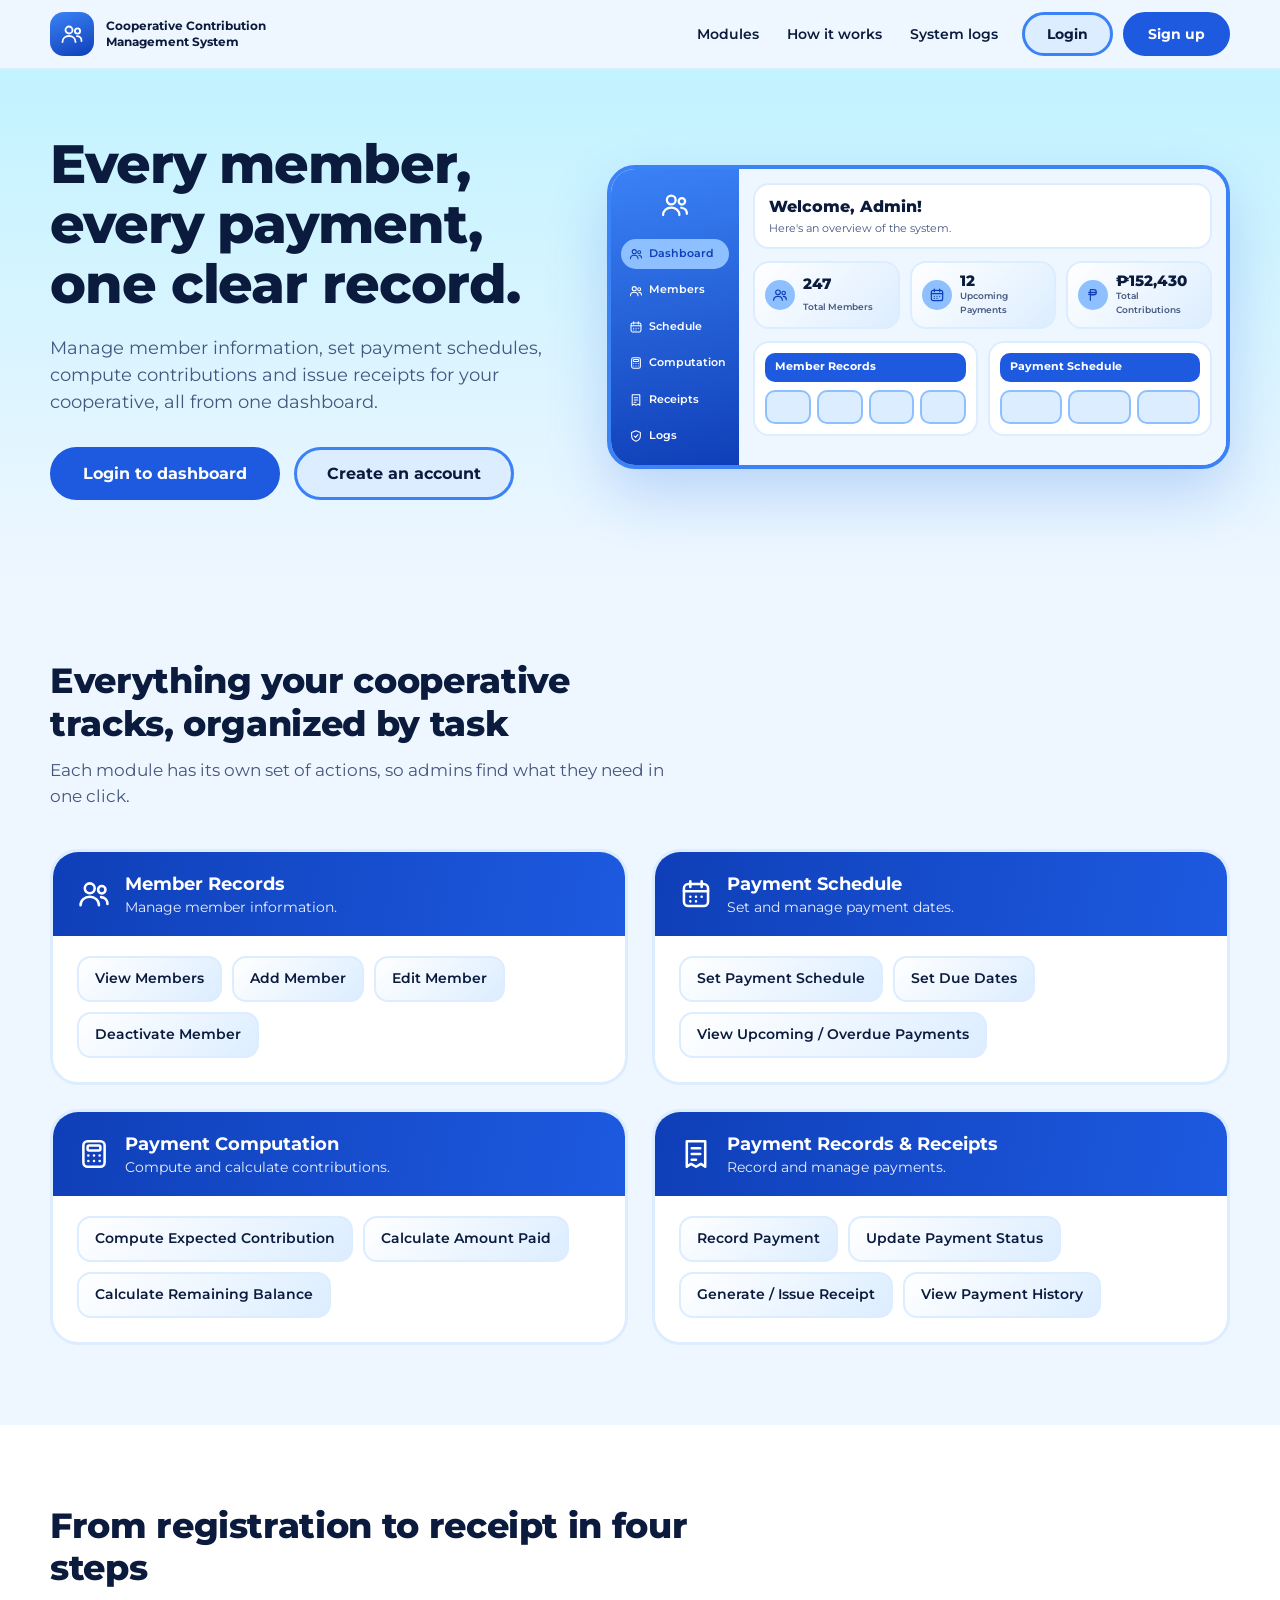
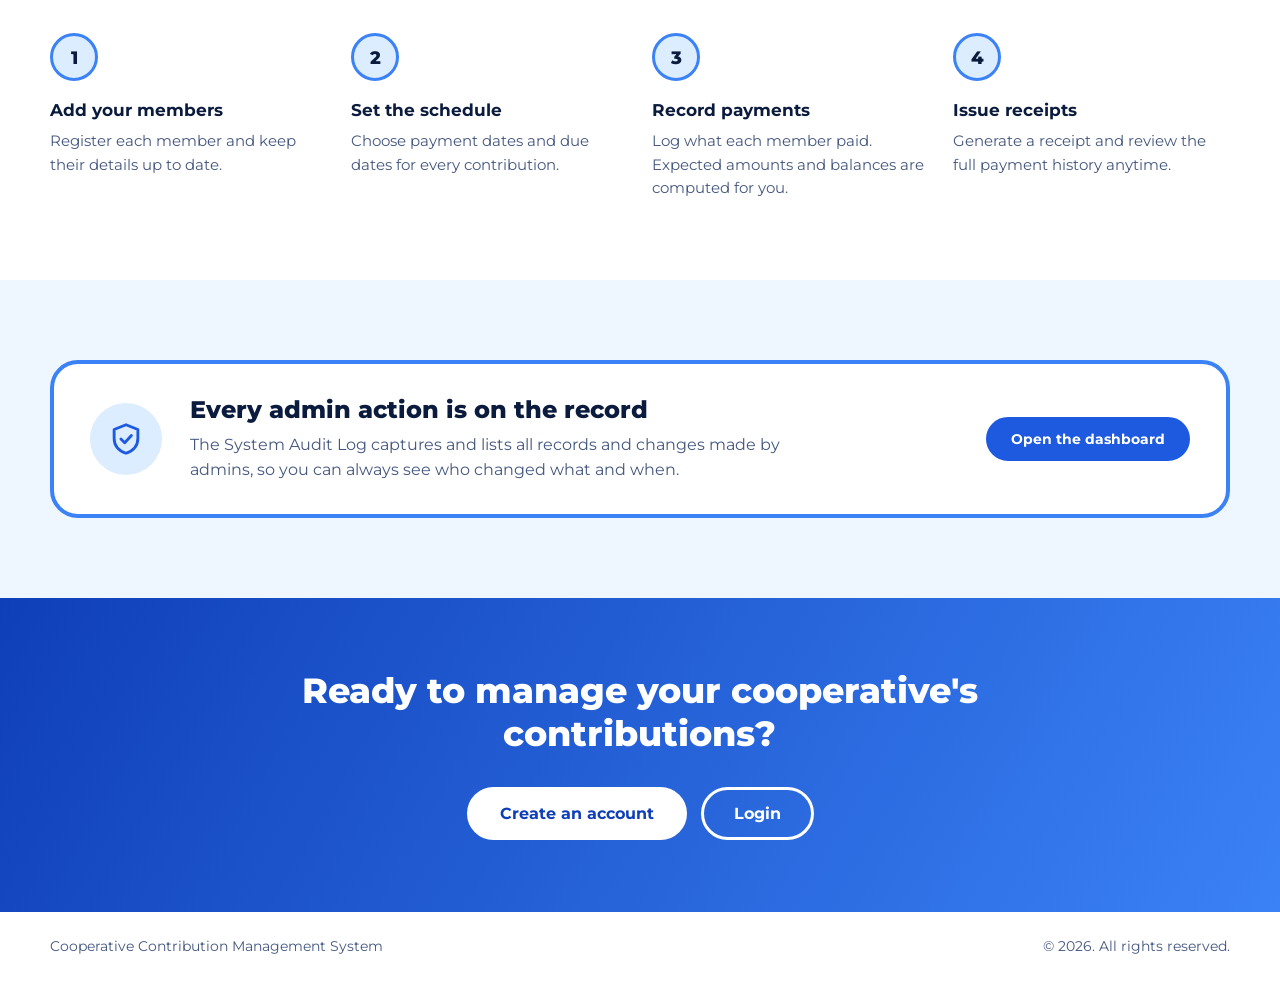
<file: index.html>
<!DOCTYPE html>
<html lang="en">
<head>
  <meta charset="UTF-8">
  <meta name="viewport" content="width=device-width, initial-scale=1">
  <title>Cooperative Contribution Management System</title>
  <meta name="description" content="Manage members, payment schedules, contributions and receipts for your cooperative in one place.">
  <link rel="stylesheet" href="landing.css">
</head>
<body>

  <!-- Icon sprite -->
  <svg width="0" height="0" style="position:absolute" aria-hidden="true">
    <defs>
      <symbol id="i-users" viewBox="0 0 24 24"><circle cx="9" cy="8" r="3.5"/><path d="M2.5 20c0-3.6 2.9-6 6.5-6s6.5 2.4 6.5 6"/><circle cx="17.5" cy="9" r="2.6"/><path d="M17 14.2c2.6.2 4.5 2 4.5 4.8"/></symbol>
      <symbol id="i-calendar" viewBox="0 0 24 24"><rect x="3.5" y="5" width="17" height="15.5" rx="3"/><path d="M3.5 10h17M8 3v4M16 3v4"/><path d="M8 14h.01M12 14h.01M16 14h.01M8 17.2h.01M12 17.2h.01"/></symbol>
      <symbol id="i-calc" viewBox="0 0 24 24"><rect x="4.5" y="3" width="15" height="18" rx="3"/><rect x="7.5" y="6" width="9" height="3.5" rx="1"/><path d="M8 13h.01M12 13h.01M16 13h.01M8 17h.01M12 17h.01M16 17h.01"/></symbol>
      <symbol id="i-receipt" viewBox="0 0 24 24"><path d="M5.5 3h13v18l-3-2-3.5 2-3.5-2-3 2z"/><path d="M9 8h6M9 12h6M9 16h3"/></symbol>
      <symbol id="i-shield" viewBox="0 0 24 24"><path d="M12 3 4.5 6v5.5c0 4.6 3.1 8 7.5 9.5 4.4-1.5 7.5-4.9 7.5-9.5V6z"/><path d="m8.8 12 2.4 2.4 4.2-4.6"/></symbol>
      <symbol id="i-peso" viewBox="0 0 24 24"><path d="M8 20V4h5a4 4 0 0 1 0 8H8M5.5 8h10M5.5 11h10"/></symbol>
      <symbol id="i-arrow" viewBox="0 0 24 24"><path d="M5 12h14M13 6l6 6-6 6"/></symbol>
    </defs>
  </svg>

  <header class="site-header">
    <div class="wrap bar">
      <a href="index.html" class="brand" aria-label="Cooperative Contribution Management System home">
        <span class="brand-mark"><svg class="ic"><use href="#i-users"/></svg></span>
        <span class="brand-text">Cooperative Contribution<br>Management System</span>
      </a>
      <nav class="nav" aria-label="Main">
        <a href="#modules">Modules</a>
        <a href="#how">How it works</a>
        <a href="#audit">System logs</a>
      </nav>
      <div class="bar-actions">
        <a href="../COOPERATIVE-CONTRIBUTION-MANAGEMENT-SYSTEM/login&signup/login.html" class="btn btn-ghost">Login</a>
        <a href="../COOPERATIVE-CONTRIBUTION-MANAGEMENT-SYSTEM/login&signup/signup.html" class="btn btn-solid">Sign up</a>
      </div>
    </div>
  </header>

  <main>
    <!-- Hero -->
    <section class="hero">
      <div class="wrap hero-grid">
        <div class="hero-copy">
          <h1>Every member, every payment, one clear record.</h1>
          <p class="lead">Manage member information, set payment schedules, compute contributions and issue receipts for your cooperative, all from one dashboard.</p>
          <div class="cta">
            <a href="../COOPERATIVE-CONTRIBUTION-MANAGEMENT-SYSTEM/login&signup/login.html" class="btn btn-solid btn-lg">Login to dashboard</a>
            <a href="../COOPERATIVE-CONTRIBUTION-MANAGEMENT-SYSTEM/login&signup/signup.html" class="btn btn-outline btn-lg">Create an account</a>
          </div>
        </div>

        <!-- Dashboard preview -->
        <div class="preview" role="img" aria-label="Preview of the admin dashboard showing 247 total members, 12 upcoming payments and 152,430 pesos in total contributions">
          <aside class="pv-side" aria-hidden="true">
            <span class="pv-logo"><svg class="ic"><use href="#i-users"/></svg></span>
            <span class="pv-item active"><svg class="ic"><use href="#i-users"/></svg>Dashboard</span>
            <span class="pv-item"><svg class="ic"><use href="#i-users"/></svg>Members</span>
            <span class="pv-item"><svg class="ic"><use href="#i-calendar"/></svg>Schedule</span>
            <span class="pv-item"><svg class="ic"><use href="#i-calc"/></svg>Computation</span>
            <span class="pv-item"><svg class="ic"><use href="#i-receipt"/></svg>Receipts</span>
            <span class="pv-item"><svg class="ic"><use href="#i-shield"/></svg>Logs</span>
          </aside>
          <div class="pv-main" aria-hidden="true">
            <div class="pv-welcome">
              <strong>Welcome, Admin!</strong>
              <span>Here's an overview of the system.</span>
            </div>
            <div class="pv-stats">
              <div class="pv-stat"><span class="dot"><svg class="ic"><use href="#i-users"/></svg></span><b>247</b><small>Total Members</small></div>
              <div class="pv-stat"><span class="dot"><svg class="ic"><use href="#i-calendar"/></svg></span><b>12</b><small>Upcoming Payments</small></div>
              <div class="pv-stat"><span class="dot"><svg class="ic"><use href="#i-peso"/></svg></span><b>₱152,430</b><small>Total Contributions</small></div>
            </div>
            <div class="pv-panels">
              <div class="pv-panel"><span class="pv-head">Member Records</span><span class="pv-chips"><i></i><i></i><i></i><i></i></span></div>
              <div class="pv-panel"><span class="pv-head">Payment Schedule</span><span class="pv-chips"><i></i><i></i><i></i></span></div>
            </div>
          </div>
        </div>
      </div>
    </section>

    <!-- Modules -->
    <section class="section" id="modules">
      <div class="wrap">
        <div class="section-head">
          <h2>Everything your cooperative tracks, organized by task</h2>
          <p>Each module has its own set of actions, so admins find what they need in one click.</p>
        </div>

        <div class="modules">
          <article class="module">
            <header class="module-head">
              <svg class="ic"><use href="#i-users"/></svg>
              <div><h3>Member Records</h3><p>Manage member information.</p></div>
            </header>
            <ul class="actions">
              <li>View Members</li>
              <li>Add Member</li>
              <li>Edit Member</li>
              <li>Deactivate Member</li>
            </ul>
          </article>

          <article class="module">
            <header class="module-head">
              <svg class="ic"><use href="#i-calendar"/></svg>
              <div><h3>Payment Schedule</h3><p>Set and manage payment dates.</p></div>
            </header>
            <ul class="actions">
              <li>Set Payment Schedule</li>
              <li>Set Due Dates</li>
              <li>View Upcoming / Overdue Payments</li>
            </ul>
          </article>

          <article class="module">
            <header class="module-head">
              <svg class="ic"><use href="#i-calc"/></svg>
              <div><h3>Payment Computation</h3><p>Compute and calculate contributions.</p></div>
            </header>
            <ul class="actions">
              <li>Compute Expected Contribution</li>
              <li>Calculate Amount Paid</li>
              <li>Calculate Remaining Balance</li>
            </ul>
          </article>

          <article class="module">
            <header class="module-head">
              <svg class="ic"><use href="#i-receipt"/></svg>
              <div><h3>Payment Records &amp; Receipts</h3><p>Record and manage payments.</p></div>
            </header>
            <ul class="actions">
              <li>Record Payment</li>
              <li>Update Payment Status</li>
              <li>Generate / Issue Receipt</li>
              <li>View Payment History</li>
            </ul>
          </article>
        </div>
      </div>
    </section>

    <!-- How it works -->
    <section class="section section-tint" id="how">
      <div class="wrap">
        <div class="section-head">
          <h2>From registration to receipt in four steps</h2>
        </div>
        <ol class="steps">
          <li>
            <span class="step-num">1</span>
            <h3>Add your members</h3>
            <p>Register each member and keep their details up to date.</p>
          </li>
          <li>
            <span class="step-num">2</span>
            <h3>Set the schedule</h3>
            <p>Choose payment dates and due dates for every contribution.</p>
          </li>
          <li>
            <span class="step-num">3</span>
            <h3>Record payments</h3>
            <p>Log what each member paid. Expected amounts and balances are computed for you.</p>
          </li>
          <li>
            <span class="step-num">4</span>
            <h3>Issue receipts</h3>
            <p>Generate a receipt and review the full payment history anytime.</p>
          </li>
        </ol>
      </div>
    </section>

    <!-- Audit -->
    <section class="section" id="audit">
      <div class="wrap audit">
        <div class="audit-icon"><svg class="ic"><use href="#i-shield"/></svg></div>
        <div class="audit-copy">
          <h2>Every admin action is on the record</h2>
          <p>The System Audit Log captures and lists all records and changes made by admins, so you can always see who changed what and when.</p>
        </div>
        <a href="../COOPERATIVE-CONTRIBUTION-MANAGEMENT-SYSTEM/login&signup/login.html" class="btn btn-solid">Open the dashboard</a>
      </div>
    </section>

    <!-- Final CTA -->
    <section class="final">
      <div class="wrap final-inner">
        <h2>Ready to manage your cooperative's contributions?</h2>
        <div class="cta center">
          <a href="../COOPERATIVE-CONTRIBUTION-MANAGEMENT-SYSTEM/login&signup/signup.html" class="btn btn-light btn-lg">Create an account</a>
          <a href="../COOPERATIVE-CONTRIBUTION-MANAGEMENT-SYSTEM/login&signup/login.html" class="btn btn-line-light btn-lg">Login</a>
        </div>
      </div>
    </section>
  </main>

  <footer class="site-footer">
    <div class="wrap foot">
      <span>Cooperative Contribution Management System</span>
      <span>&copy; 2026. All rights reserved.</span>
    </div>
  </footer>

</body>
</html>
</file>
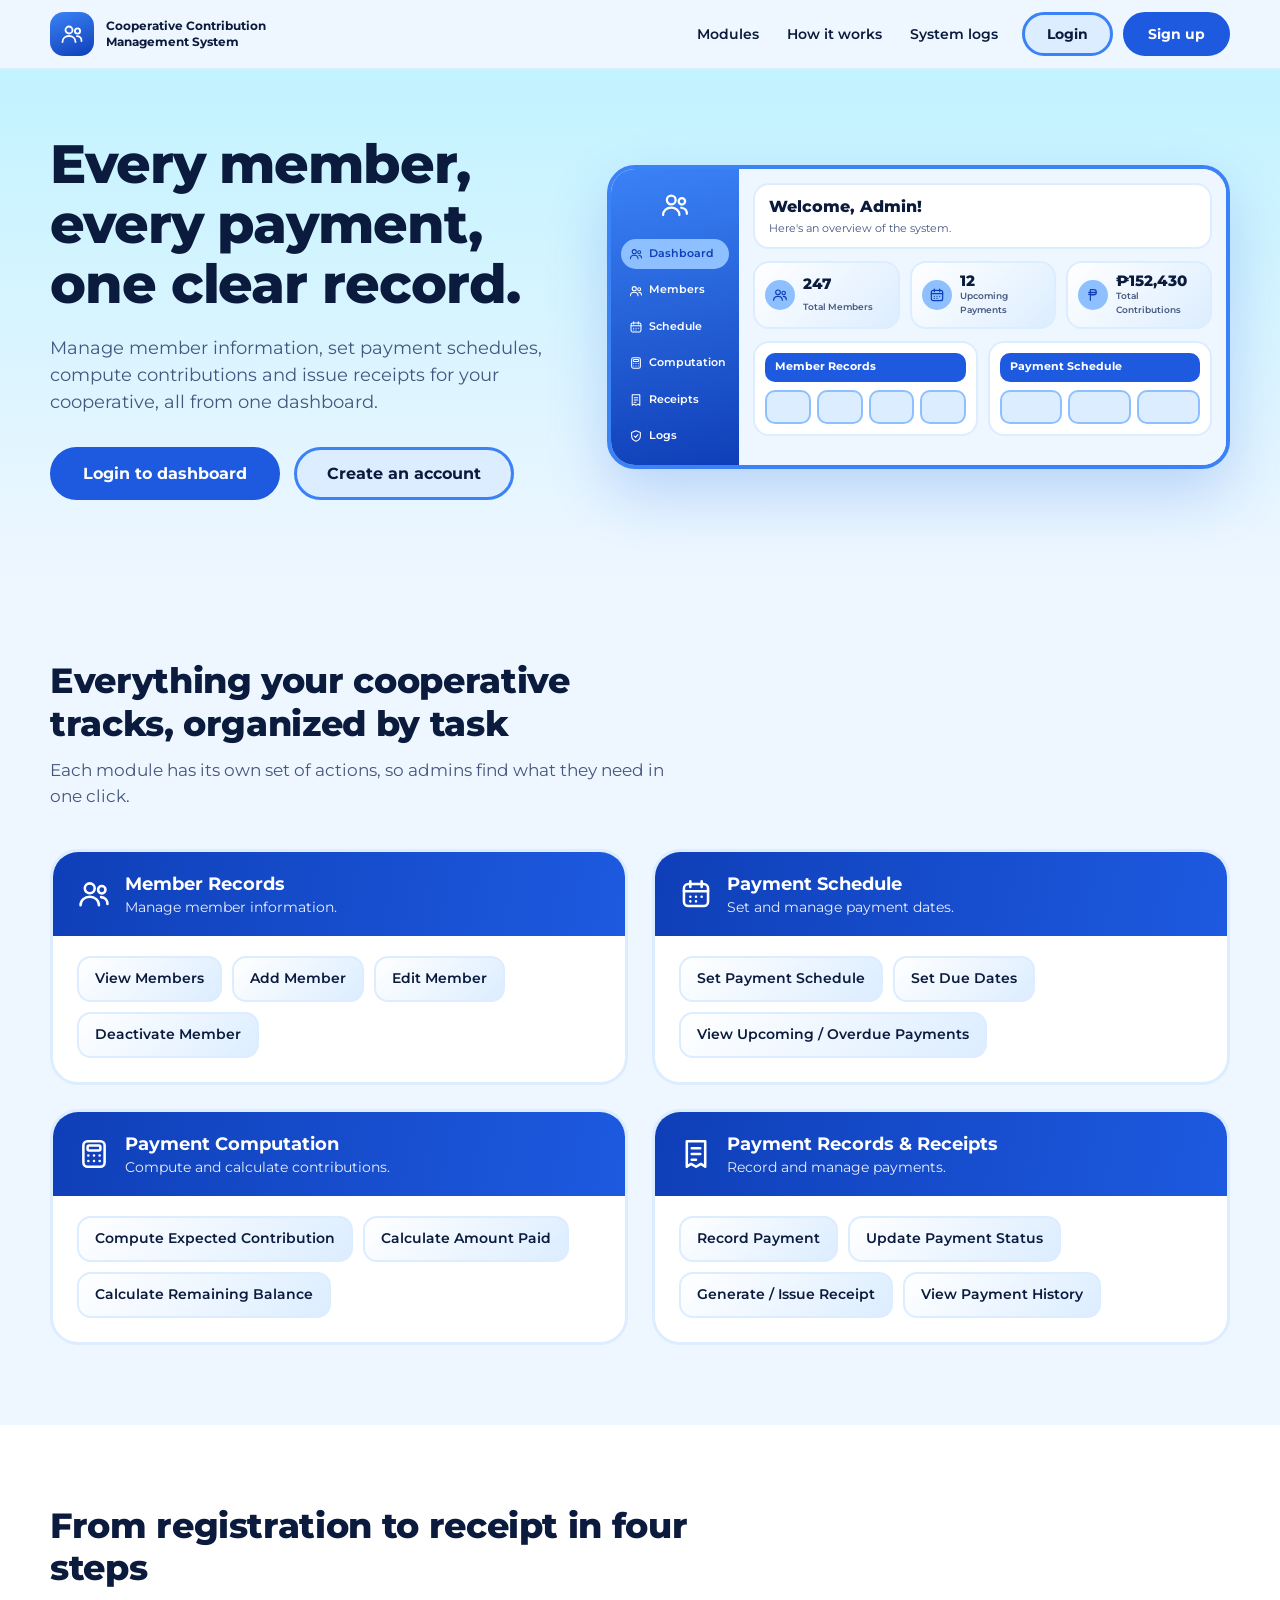
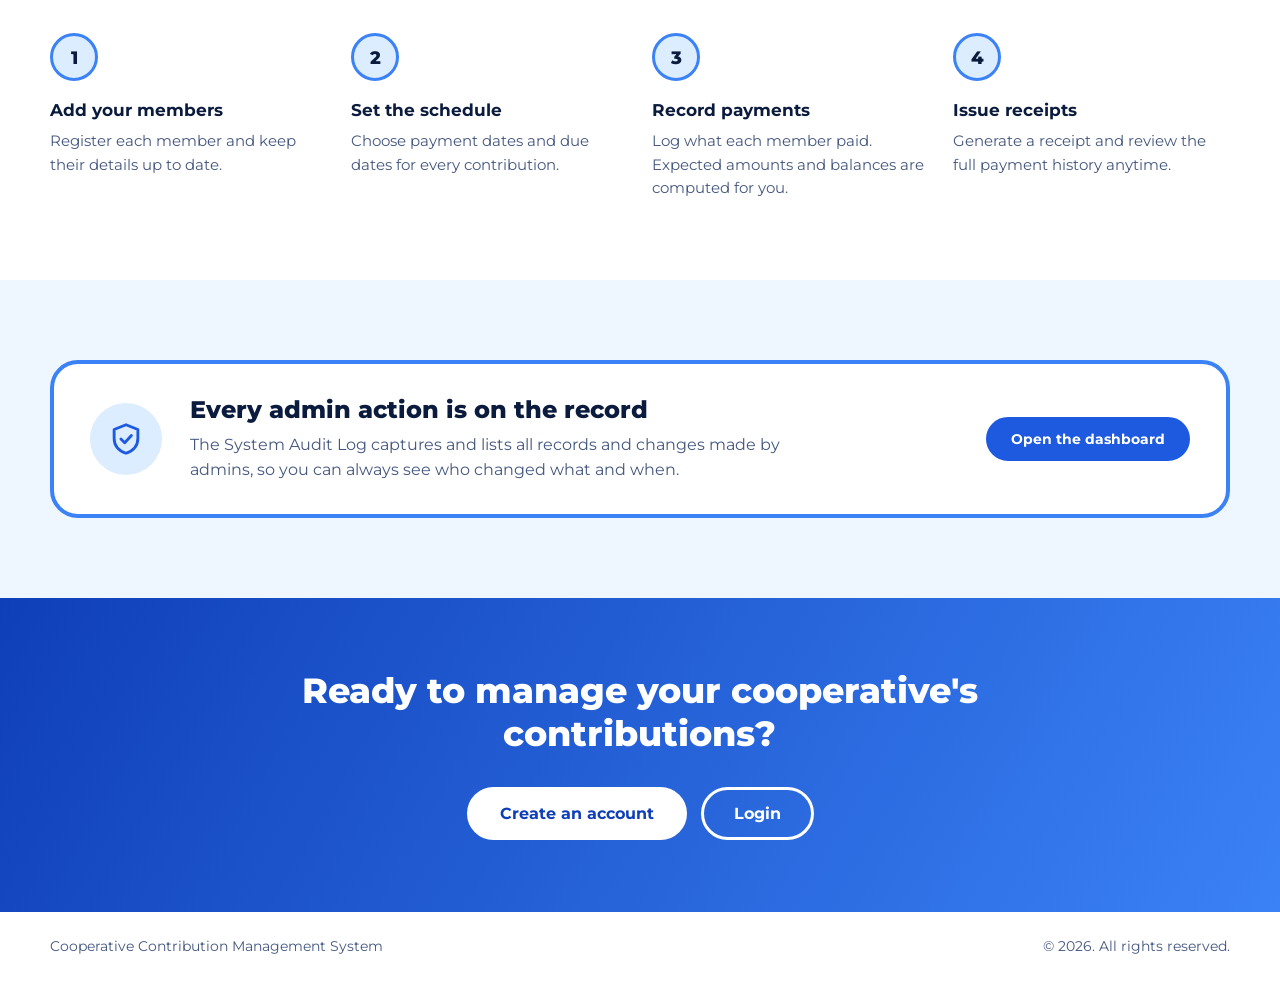
<file: src/main/resources/static/index.html>
<!DOCTYPE html>
<html lang="en">
<head>
  <meta charset="UTF-8">
  <meta name="viewport" content="width=device-width, initial-scale=1">
  <title>Cooperative Contribution Management System</title>
  <meta name="description" content="Manage members, payment schedules, contributions and receipts for your cooperative in one place.">
  <link rel="stylesheet" href="landing.css">
</head>
<body>

  <!-- Icon sprite -->
  <svg width="0" height="0" style="position:absolute" aria-hidden="true">
    <defs>
      <symbol id="i-users" viewBox="0 0 24 24"><circle cx="9" cy="8" r="3.5"/><path d="M2.5 20c0-3.6 2.9-6 6.5-6s6.5 2.4 6.5 6"/><circle cx="17.5" cy="9" r="2.6"/><path d="M17 14.2c2.6.2 4.5 2 4.5 4.8"/></symbol>
      <symbol id="i-calendar" viewBox="0 0 24 24"><rect x="3.5" y="5" width="17" height="15.5" rx="3"/><path d="M3.5 10h17M8 3v4M16 3v4"/><path d="M8 14h.01M12 14h.01M16 14h.01M8 17.2h.01M12 17.2h.01"/></symbol>
      <symbol id="i-calc" viewBox="0 0 24 24"><rect x="4.5" y="3" width="15" height="18" rx="3"/><rect x="7.5" y="6" width="9" height="3.5" rx="1"/><path d="M8 13h.01M12 13h.01M16 13h.01M8 17h.01M12 17h.01M16 17h.01"/></symbol>
      <symbol id="i-receipt" viewBox="0 0 24 24"><path d="M5.5 3h13v18l-3-2-3.5 2-3.5-2-3 2z"/><path d="M9 8h6M9 12h6M9 16h3"/></symbol>
      <symbol id="i-shield" viewBox="0 0 24 24"><path d="M12 3 4.5 6v5.5c0 4.6 3.1 8 7.5 9.5 4.4-1.5 7.5-4.9 7.5-9.5V6z"/><path d="m8.8 12 2.4 2.4 4.2-4.6"/></symbol>
      <symbol id="i-peso" viewBox="0 0 24 24"><path d="M8 20V4h5a4 4 0 0 1 0 8H8M5.5 8h10M5.5 11h10"/></symbol>
      <symbol id="i-arrow" viewBox="0 0 24 24"><path d="M5 12h14M13 6l6 6-6 6"/></symbol>
    </defs>
  </svg>

  <header class="site-header">
    <div class="wrap bar">
      <a href="index.html" class="brand" aria-label="Cooperative Contribution Management System home">
        <span class="brand-mark"><svg class="ic"><use href="#i-users"/></svg></span>
        <span class="brand-text">Cooperative Contribution<br>Management System</span>
      </a>
      <nav class="nav" aria-label="Main">
        <a href="#modules">Modules</a>
        <a href="#how">How it works</a>
        <a href="#audit">System logs</a>
      </nav>
      <div class="bar-actions">
        <a href="login&signup/login.html" class="btn btn-ghost">Login</a>
        <a href="login&signup/signup.html" class="btn btn-solid">Sign up</a>
      </div>
    </div>
  </header>

  <main>
    <!-- Hero -->
    <section class="hero">
      <div class="wrap hero-grid">
        <div class="hero-copy">
          <h1>Every member, every payment, one clear record.</h1>
          <p class="lead">Manage member information, set payment schedules, compute contributions and issue receipts for your cooperative, all from one dashboard.</p>
          <div class="cta">
            <a href="login&signup/login.html" class="btn btn-solid btn-lg">Login to dashboard</a>
            <a href="login&signup/signup.html" class="btn btn-outline btn-lg">Create an account</a>
          </div>
        </div>

        <!-- Dashboard preview -->
        <div class="preview" role="img" aria-label="Preview of the admin dashboard showing 247 total members, 12 upcoming payments and 152,430 pesos in total contributions">
          <aside class="pv-side" aria-hidden="true">
            <span class="pv-logo"><svg class="ic"><use href="#i-users"/></svg></span>
            <span class="pv-item active"><svg class="ic"><use href="#i-users"/></svg>Dashboard</span>
            <span class="pv-item"><svg class="ic"><use href="#i-users"/></svg>Members</span>
            <span class="pv-item"><svg class="ic"><use href="#i-calendar"/></svg>Schedule</span>
            <span class="pv-item"><svg class="ic"><use href="#i-calc"/></svg>Computation</span>
            <span class="pv-item"><svg class="ic"><use href="#i-receipt"/></svg>Receipts</span>
            <span class="pv-item"><svg class="ic"><use href="#i-shield"/></svg>Logs</span>
          </aside>
          <div class="pv-main" aria-hidden="true">
            <div class="pv-welcome">
              <strong>Welcome, Admin!</strong>
              <span>Here's an overview of the system.</span>
            </div>
            <div class="pv-stats">
              <div class="pv-stat"><span class="dot"><svg class="ic"><use href="#i-users"/></svg></span><b>247</b><small>Total Members</small></div>
              <div class="pv-stat"><span class="dot"><svg class="ic"><use href="#i-calendar"/></svg></span><b>12</b><small>Upcoming Payments</small></div>
              <div class="pv-stat"><span class="dot"><svg class="ic"><use href="#i-peso"/></svg></span><b>₱152,430</b><small>Total Contributions</small></div>
            </div>
            <div class="pv-panels">
              <div class="pv-panel"><span class="pv-head">Member Records</span><span class="pv-chips"><i></i><i></i><i></i><i></i></span></div>
              <div class="pv-panel"><span class="pv-head">Payment Schedule</span><span class="pv-chips"><i></i><i></i><i></i></span></div>
            </div>
          </div>
        </div>
      </div>
    </section>

    <!-- Modules -->
    <section class="section" id="modules">
      <div class="wrap">
        <div class="section-head">
          <h2>Everything your cooperative tracks, organized by task</h2>
          <p>Each module has its own set of actions, so admins find what they need in one click.</p>
        </div>

        <div class="modules">
          <article class="module">
            <header class="module-head">
              <svg class="ic"><use href="#i-users"/></svg>
              <div><h3>Member Records</h3><p>Manage member information.</p></div>
            </header>
            <ul class="actions">
              <li>View Members</li>
              <li>Add Member</li>
              <li>Edit Member</li>
              <li>Deactivate Member</li>
            </ul>
          </article>

          <article class="module">
            <header class="module-head">
              <svg class="ic"><use href="#i-calendar"/></svg>
              <div><h3>Payment Schedule</h3><p>Set and manage payment dates.</p></div>
            </header>
            <ul class="actions">
              <li>Set Payment Schedule</li>
              <li>Set Due Dates</li>
              <li>View Upcoming / Overdue Payments</li>
            </ul>
          </article>

          <article class="module">
            <header class="module-head">
              <svg class="ic"><use href="#i-calc"/></svg>
              <div><h3>Payment Computation</h3><p>Compute and calculate contributions.</p></div>
            </header>
            <ul class="actions">
              <li>Compute Expected Contribution</li>
              <li>Calculate Amount Paid</li>
              <li>Calculate Remaining Balance</li>
            </ul>
          </article>

          <article class="module">
            <header class="module-head">
              <svg class="ic"><use href="#i-receipt"/></svg>
              <div><h3>Payment Records &amp; Receipts</h3><p>Record and manage payments.</p></div>
            </header>
            <ul class="actions">
              <li>Record Payment</li>
              <li>Update Payment Status</li>
              <li>Generate / Issue Receipt</li>
              <li>View Payment History</li>
            </ul>
          </article>
        </div>
      </div>
    </section>

    <!-- How it works -->
    <section class="section section-tint" id="how">
      <div class="wrap">
        <div class="section-head">
          <h2>From registration to receipt in four steps</h2>
        </div>
        <ol class="steps">
          <li>
            <span class="step-num">1</span>
            <h3>Add your members</h3>
            <p>Register each member and keep their details up to date.</p>
          </li>
          <li>
            <span class="step-num">2</span>
            <h3>Set the schedule</h3>
            <p>Choose payment dates and due dates for every contribution.</p>
          </li>
          <li>
            <span class="step-num">3</span>
            <h3>Record payments</h3>
            <p>Log what each member paid. Expected amounts and balances are computed for you.</p>
          </li>
          <li>
            <span class="step-num">4</span>
            <h3>Issue receipts</h3>
            <p>Generate a receipt and review the full payment history anytime.</p>
          </li>
        </ol>
      </div>
    </section>

    <!-- Audit -->
    <section class="section" id="audit">
      <div class="wrap audit">
        <div class="audit-icon"><svg class="ic"><use href="#i-shield"/></svg></div>
        <div class="audit-copy">
          <h2>Every admin action is on the record</h2>
          <p>The System Audit Log captures and lists all records and changes made by admins, so you can always see who changed what and when.</p>
        </div>
        <a href="login&signup/login.html" class="btn btn-solid">Open the dashboard</a>
      </div>
    </section>

    <!-- Final CTA -->
    <section class="final">
      <div class="wrap final-inner">
        <h2>Ready to manage your cooperative's contributions?</h2>
        <div class="cta center">
          <a href="login&signup/signup.html" class="btn btn-light btn-lg">Create an account</a>
          <a href="login&signup/login.html" class="btn btn-line-light btn-lg">Login</a>
        </div>
      </div>
    </section>
  </main>

  <footer class="site-footer">
    <div class="wrap foot">
      <span>Cooperative Contribution Management System</span>
      <span>&copy; 2026. All rights reserved.</span>
    </div>
  </footer>

  <script src="landing.js"></script>

</body>
</html>
</file>
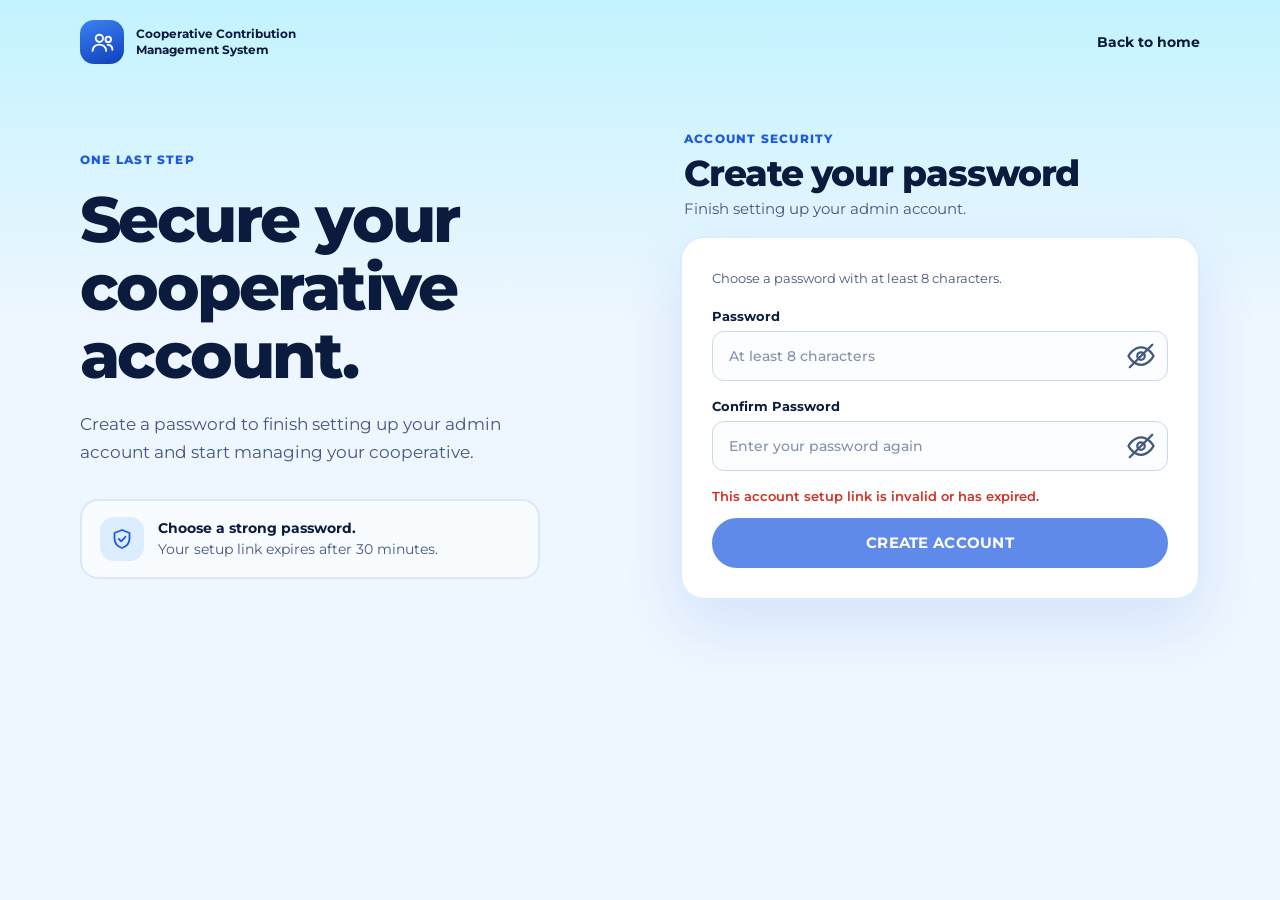
<file: src/main/resources/static/login&signup/create-password.html>
<!DOCTYPE html>
<html lang="en">
<head>
  <meta charset="UTF-8">
  <meta name="viewport" content="width=device-width, initial-scale=1">
  <title>Create Password | Cooperative Contribution Management System</title>
  <link rel="stylesheet" href="auth.css">
</head>
<body>
  <header class="auth-header">
    <a href="../index.html" class="brand" aria-label="Cooperative Contribution Management System home">
      <span class="brand-mark" aria-hidden="true">
        <svg viewBox="0 0 24 24" fill="none" stroke="currentColor" stroke-width="1.8" stroke-linecap="round" stroke-linejoin="round">
          <circle cx="9" cy="8" r="3.5"/><path d="M2.5 20c0-3.6 2.9-6 6.5-6s6.5 2.4 6.5 6"/><circle cx="17.5" cy="9" r="2.6"/><path d="M17 14.2c2.6.2 4.5 2 4.5 4.8"/>
        </svg>
      </span>
      <span class="brand-text">Cooperative Contribution<br>Management System</span>
    </a>
    <a class="back-home" href="../index.html">Back to home</a>
  </header>

  <main class="page">
    <div class="auth-layout">
      <aside class="auth-promo">
        <span class="promo-label">One last step</span>
        <h1>Secure your<br>cooperative<br>account.</h1>
        <p>Create a password to finish setting up your admin account and start managing your cooperative.</p>
        <div class="promo-note">
          <span class="promo-icon" aria-hidden="true">
            <svg viewBox="0 0 24 24" fill="none" stroke="currentColor" stroke-width="1.8" stroke-linecap="round" stroke-linejoin="round">
              <path d="M12 3 4.5 6v5.5c0 4.6 3.1 8 7.5 9.5 4.4-1.5 7.5-4.9 7.5-9.5V6z"/><path d="m8.8 12 2.4 2.4 4.2-4.6"/>
            </svg>
          </span>
          <span><strong>Choose a strong password.</strong><br>Your setup link expires after 30 minutes.</span>
        </div>
      </aside>

      <div class="auth-content">
        <header class="welcome">
          <span class="form-kicker">Account security</span>
          <h2>Create your password</h2>
          <p>Finish setting up your admin account.</p>
        </header>

        <section class="card">
          <form id="password-form" novalidate>
            <p class="setup-copy">Choose a password with at least 8 characters.</p>

            <div class="field">
              <label for="password">Password</label>
              <div class="input-wrap">
                <input type="password" id="password" name="password" autocomplete="new-password"
                       placeholder="At least 8 characters" required>
                <button type="button" class="toggle-pw" aria-label="Show password" aria-controls="password">
                  <svg viewBox="0 0 24 24" fill="none" stroke="currentColor" stroke-width="1.8" stroke-linecap="round" stroke-linejoin="round">
                    <g class="eye-closed">
                      <path d="M2 12s3.6-7 10-7 10 7 10 7-3.6 7-10 7S2 12 2 12z"/>
                      <circle cx="12" cy="12" r="3"/>
                      <path d="M3 21 21 3"/>
                    </g>
                    <g class="eye-open">
                      <path d="M2 12s3.6-7 10-7 10 7 10 7-3.6 7-10 7S2 12 2 12z"/>
                      <circle cx="12" cy="12" r="3"/>
                    </g>
                  </svg>
                </button>
              </div>
            </div>

            <div class="field">
              <label for="confirm-password">Confirm Password</label>
              <div class="input-wrap">
                <input type="password" id="confirm-password" name="confirmPassword" autocomplete="new-password"
                       placeholder="Enter your password again" required>
                <button type="button" class="toggle-pw" aria-label="Show password" aria-controls="confirm-password">
                  <svg viewBox="0 0 24 24" fill="none" stroke="currentColor" stroke-width="1.8" stroke-linecap="round" stroke-linejoin="round">
                    <g class="eye-closed">
                      <path d="M2 12s3.6-7 10-7 10 7 10 7-3.6 7-10 7S2 12 2 12z"/>
                      <circle cx="12" cy="12" r="3"/>
                      <path d="M3 21 21 3"/>
                    </g>
                    <g class="eye-open">
                      <path d="M2 12s3.6-7 10-7 10 7 10 7-3.6 7-10 7S2 12 2 12z"/>
                      <circle cx="12" cy="12" r="3"/>
                    </g>
                  </svg>
                </button>
              </div>
            </div>

            <p class="form-feedback" id="setup-feedback" role="alert" hidden></p>
            <button type="submit" class="btn" id="create-account-btn">CREATE ACCOUNT</button>
          </form>
        </section>
      </div>
    </div>
  </main>

  <script src="create-password.js"></script>
</body>
</html>
</file>
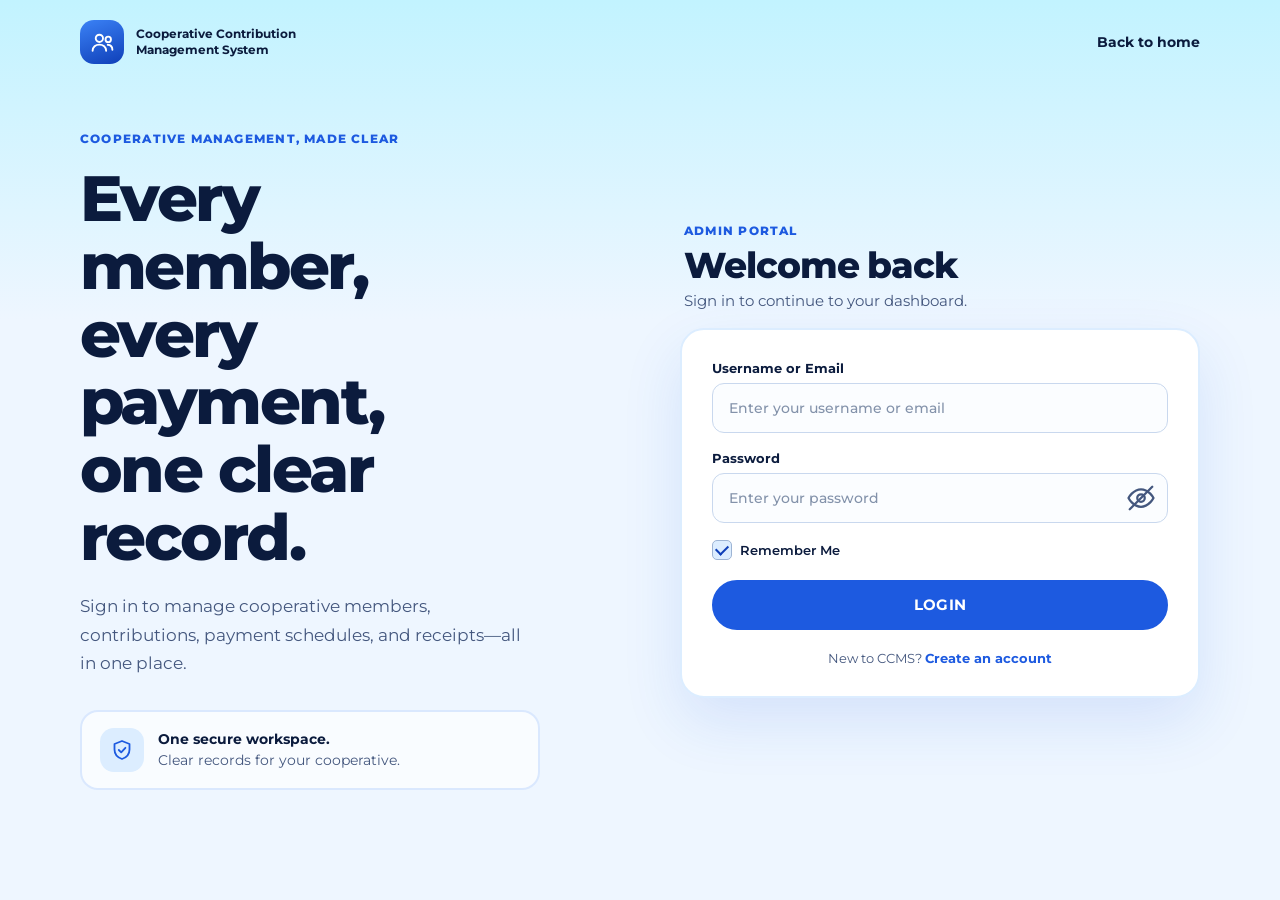
<file: src/main/resources/static/login&signup/login.html>
<!DOCTYPE html>
<html lang="en">
<head>
  <meta charset="UTF-8">
  <meta name="viewport" content="width=device-width, initial-scale=1">
  <title>Login | Cooperative Contribution Management System</title>
  <link rel="stylesheet" href="auth.css">
</head>
<body>
  <header class="auth-header">
    <a href="../index.html" class="brand" aria-label="Cooperative Contribution Management System home">
      <span class="brand-mark" aria-hidden="true">
        <svg viewBox="0 0 24 24" fill="none" stroke="currentColor" stroke-width="1.8" stroke-linecap="round" stroke-linejoin="round">
          <circle cx="9" cy="8" r="3.5"/><path d="M2.5 20c0-3.6 2.9-6 6.5-6s6.5 2.4 6.5 6"/><circle cx="17.5" cy="9" r="2.6"/><path d="M17 14.2c2.6.2 4.5 2 4.5 4.8"/>
        </svg>
      </span>
      <span class="brand-text">Cooperative Contribution<br>Management System</span>
    </a>
    <a class="back-home" href="../index.html">Back to home</a>
  </header>

  <main class="page">
    <div class="auth-layout">
      <aside class="auth-promo">
        <span class="promo-label">Cooperative management, made clear</span>
        <h1>Every member,<br>every payment,<br>one clear record.</h1>
        <p>Sign in to manage cooperative members, contributions, payment schedules, and receipts—all in one place.</p>
        <div class="promo-note">
          <span class="promo-icon" aria-hidden="true">
            <svg viewBox="0 0 24 24" fill="none" stroke="currentColor" stroke-width="1.8" stroke-linecap="round" stroke-linejoin="round">
              <path d="M12 3 4.5 6v5.5c0 4.6 3.1 8 7.5 9.5 4.4-1.5 7.5-4.9 7.5-9.5V6z"/><path d="m8.8 12 2.4 2.4 4.2-4.6"/>
            </svg>
          </span>
          <span><strong>One secure workspace.</strong><br>Clear records for your cooperative.</span>
        </div>
      </aside>

      <div class="auth-content">
        <header class="welcome">
          <span class="form-kicker">Admin portal</span>
          <h2>Welcome back</h2>
          <p>Sign in to continue to your dashboard.</p>
        </header>

        <section class="card">
          <form id="login-form" novalidate>
            <div class="field">
              <label for="username">Username or Email</label>
              <div class="input-wrap">
                <input type="text" id="username" name="username" value="" placeholder="Enter your username or email" autocomplete="username" required>
              </div>
              <span class="error">Enter your username or email.</span>
            </div>

            <div class="field">
              <label for="password">Password</label>
              <div class="input-wrap">
                <input type="password" id="password" name="password" placeholder="Enter your password" autocomplete="current-password" required>
                <button type="button" class="toggle-pw" aria-label="Show password" aria-controls="password">
                  <svg viewBox="0 0 24 24" fill="none" stroke="currentColor" stroke-width="1.8" stroke-linecap="round" stroke-linejoin="round">
                    <g class="eye-closed">
                      <path d="M2 12s3.6-7 10-7 10 7 10 7-3.6 7-10 7S2 12 2 12z"/>
                      <circle cx="12" cy="12" r="3"/>
                      <path d="M3 21 21 3"/>
                    </g>
                    <g class="eye-open">
                      <path d="M2 12s3.6-7 10-7 10 7 10 7-3.6 7-10 7S2 12 2 12z"/>
                      <circle cx="12" cy="12" r="3"/>
                    </g>
                  </svg>
                </button>
              </div>
              <span class="error">Enter your password.</span>
            </div>

            <div class="row">
              <label class="check">
                <input type="checkbox" name="remember" checked>
                Remember Me
              </label>
            </div>

            <button type="submit" class="btn">LOGIN</button>
          </form>
          <p class="switch">New to CCMS? <a href="signup.html">Create an account</a></p>
        </section>
      </div>
    </div>
  </main>

  <script src="login.js"></script>
</body>
</html>
</file>
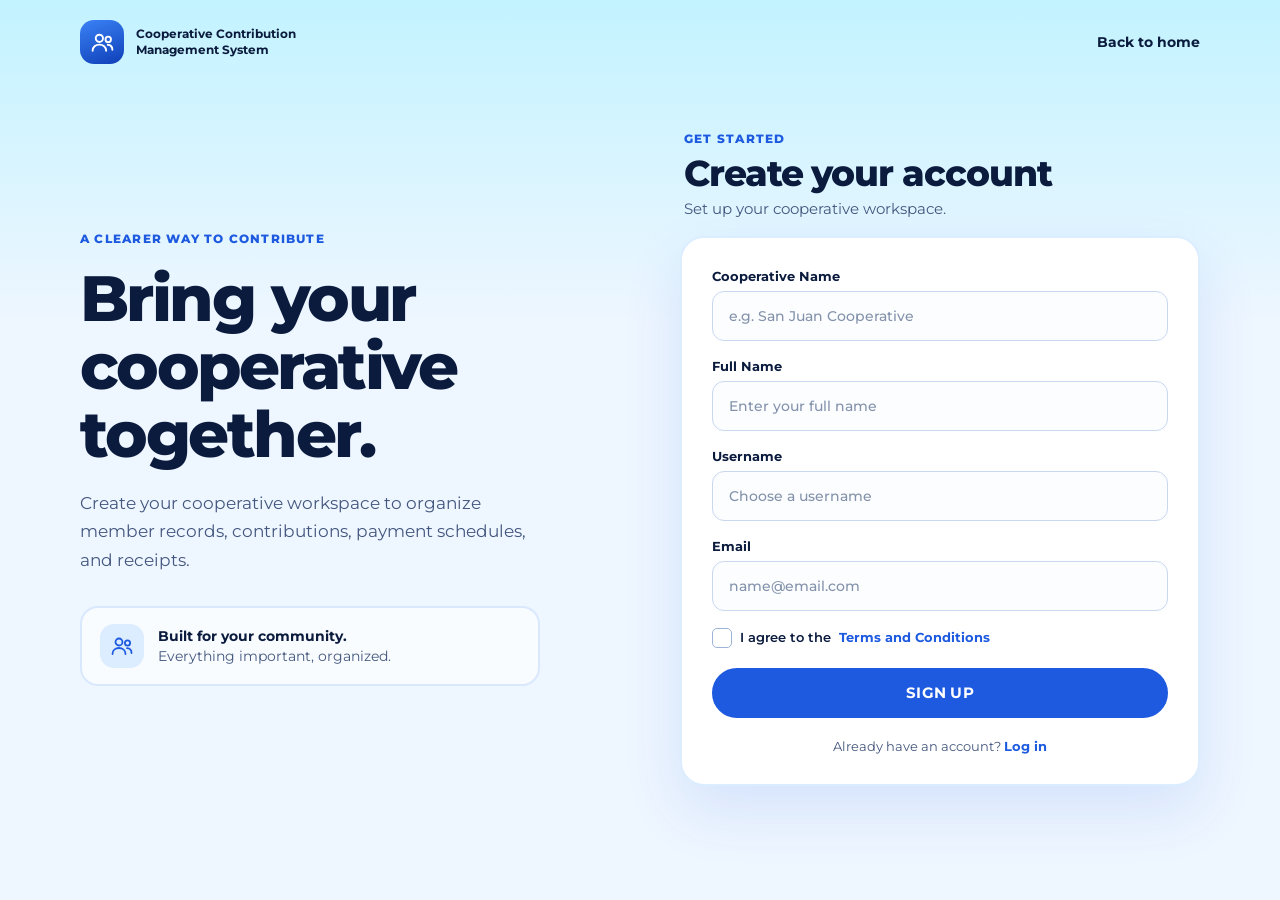
<file: src/main/resources/static/login&signup/signup.html>
<!DOCTYPE html>
<html lang="en">
<head>
  <meta charset="UTF-8">
  <meta name="viewport" content="width=device-width, initial-scale=1">
  <title>Sign Up | Cooperative Contribution Management System</title>
  <link rel="stylesheet" href="auth.css">
</head>
<body>
  <header class="auth-header">
    <a href="../index.html" class="brand" aria-label="Cooperative Contribution Management System home">
      <span class="brand-mark" aria-hidden="true">
        <svg viewBox="0 0 24 24" fill="none" stroke="currentColor" stroke-width="1.8" stroke-linecap="round" stroke-linejoin="round">
          <circle cx="9" cy="8" r="3.5"/><path d="M2.5 20c0-3.6 2.9-6 6.5-6s6.5 2.4 6.5 6"/><circle cx="17.5" cy="9" r="2.6"/><path d="M17 14.2c2.6.2 4.5 2 4.5 4.8"/>
        </svg>
      </span>
      <span class="brand-text">Cooperative Contribution<br>Management System</span>
    </a>
    <a class="back-home" href="../index.html">Back to home</a>
  </header>

  <main class="page">
    <div class="auth-layout">
      <aside class="auth-promo">
        <span class="promo-label">A clearer way to contribute</span>
        <h1>Bring your<br>cooperative<br>together.</h1>
        <p>Create your cooperative workspace to organize member records, contributions, payment schedules, and receipts.</p>
        <div class="promo-note">
          <span class="promo-icon" aria-hidden="true">
            <svg viewBox="0 0 24 24" fill="none" stroke="currentColor" stroke-width="1.8" stroke-linecap="round" stroke-linejoin="round">
              <circle cx="9" cy="8" r="3.5"/><path d="M2.5 20c0-3.6 2.9-6 6.5-6s6.5 2.4 6.5 6"/><circle cx="17.5" cy="9" r="2.6"/><path d="M17 14.2c2.6.2 4.5 2 4.5 4.8"/>
            </svg>
          </span>
          <span><strong>Built for your community.</strong><br>Everything important, organized.</span>
        </div>
      </aside>

      <div class="auth-content">
        <header class="welcome">
          <span class="form-kicker">Get started</span>
          <h2>Create your account</h2>
          <p>Set up your cooperative workspace.</p>
        </header>

        <section class="card">
          <form id="signup-form" novalidate>
            <div class="field">
              <label for="fullname">Cooperative Name</label>
              <div class="input-wrap">
                <input type="text" id="fullname" name="fullname" placeholder="e.g. San Juan Cooperative" autocomplete="organization" required>
              </div>
              <span class="error">Enter your cooperative name.</span>
            </div>

            <div class="field">
              <label for="adminname">Full Name</label>
              <div class="input-wrap">
                <input type="text" id="adminname" name="adminname" placeholder="Enter your full name" autocomplete="name" required>
              </div>
              <span class="error">Enter the admin's full name.</span>
            </div>

            <div class="field">
              <label for="username">Username</label>
              <div class="input-wrap">
                <input type="text" id="username" name="username" placeholder="Choose a username" autocomplete="username" required>
              </div>
              <span class="error">Enter a username (3-30 characters, letters and numbers only).</span>
            </div>

            <div class="field">
              <label for="email">Email</label>
              <div class="input-wrap">
                <input type="email" id="email" name="email" placeholder="name@email.com" autocomplete="email" required>
              </div>
              <span class="error">Enter a valid email address.</span>
            </div>

            <div class="row">
              <div class="check terms">
                <input type="checkbox" name="terms" id="terms" required>
                <label for="terms">I agree to the</label>
                <a href="#terms-and-conditions" id="terms-link">Terms and Conditions</a>
              </div>
            </div>

            <button type="submit" class="btn">SIGN UP</button>
          </form>
          <p class="switch">Already have an account? <a href="login.html">Log in</a></p>
        </section>
      </div>
    </div>
  </main>

  <dialog class="terms-dialog" id="terms-dialog" aria-labelledby="terms-title" aria-describedby="terms-intro">
    <div class="terms-card">
      <header class="terms-header">
        <div>
          <span class="form-kicker">Account information</span>
          <h2 id="terms-title">Terms and Conditions</h2>
        </div>
        <form method="dialog">
          <button type="submit" class="terms-close" aria-label="Close terms and conditions">&times;</button>
        </form>
      </header>
      <div class="terms-content">
        <p id="terms-intro">Please read these terms before creating a cooperative workspace. By signing up and selecting the agreement checkbox, you confirm that you accept these terms.</p>

        <section>
          <h3>1. Account information and access</h3>
          <p>Provide accurate, current information when creating an account and keep it up to date. You are responsible for protecting your sign-in details and for activity performed through your account. Notify your cooperative administrator if you believe your account has been accessed without permission.</p>
        </section>

        <section>
          <h3>2. Appropriate use</h3>
          <p>Use the system only for legitimate cooperative administration, including maintaining member details, contribution records, payment records, and receipts. Do not misuse the service, attempt to access another person’s account or information, or interfere with the system.</p>
        </section>

        <section>
          <h3>3. Cooperative records</h3>
          <p>Users must take reasonable care to enter and review accurate information. Members should contact their cooperative if a contribution or payment record appears incorrect. A record or receipt in the system is not a substitute for confirmation under the cooperative’s own payment and record-keeping procedures.</p>
        </section>

        <section>
          <h3>4. Member information</h3>
          <p>Use member information only for cooperative purposes and only when authorized to do so. The cooperative and its administrators are responsible for ensuring that their collection and use of member information follows applicable privacy requirements and cooperative policies.</p>
        </section>

        <section>
          <h3>5. Access and updates</h3>
          <p>Access may be limited or suspended when needed to protect accounts, the service, or cooperative records. These terms may be updated as the service changes; the current version will be shown here.</p>
        </section>

        <p class="terms-note">These platform terms do not replace your cooperative’s bylaws, contribution rules, or any separate privacy notice. Refer to your cooperative’s official documents for those requirements.</p>
      </div>
      <footer class="terms-footer">
        <form method="dialog">
          <button type="submit" class="terms-dismiss">Close</button>
        </form>
      </footer>
    </div>
  </dialog>

  <script src="signup.js"></script>
</body>
</html>
</file>
<file: landing.css>
@import url("https://fonts.googleapis.com/css2?family=Montserrat:wght@400;500;600;700;800&display=swap");

:root {
  --blue-900: #0f3fb8;
  --blue-700: #1d5ae0;
  --blue-500: #3b82f6;
  --blue-300: #8ec0ff;
  --blue-100: #dcedff;
  --blue-50: #eef6ff;
  --sky: #c2f3ff;
  --ink: #0b1b3d;
  --muted: #44577e;
  --white: #ffffff;
  --radius-lg: 28px;
  --radius-md: 18px;
}

* { box-sizing: border-box; }

html { scroll-behavior: smooth; scroll-padding-top: 90px; }

@media (prefers-reduced-motion: reduce) {
  html { scroll-behavior: auto; }
}

body {
  margin: 0;
  font-family: "Montserrat", "Segoe UI", Arial, sans-serif;
  color: var(--ink);
  background: var(--blue-50);
  line-height: 1.55;
}

.wrap {
  width: min(1180px, 100% - 40px);
  margin-inline: auto;
}

.ic {
  width: 24px;
  height: 24px;
  fill: none;
  stroke: currentColor;
  stroke-width: 1.8;
  stroke-linecap: round;
  stroke-linejoin: round;
  flex: none;
}

h1, h2, h3, p { margin: 0; }

a:focus-visible, .btn:focus-visible {
  outline: 3px solid var(--ink);
  outline-offset: 3px;
}

/* Buttons */
.btn {
  display: inline-flex;
  align-items: center;
  justify-content: center;
  padding: 10px 22px;
  border-radius: 999px;
  border: 3px solid var(--blue-500);
  font: 700 0.9rem "Montserrat", "Segoe UI", Arial, sans-serif;
  text-decoration: none;
  cursor: pointer;
  transition: background 0.15s ease, color 0.15s ease, border-color 0.15s ease;
}

.btn-lg { padding: 14px 30px; font-size: 1rem; }

.btn-solid { background: var(--blue-700); border-color: var(--blue-700); color: var(--white); }
.btn-solid:hover { background: var(--blue-900); border-color: var(--blue-900); }

.btn-outline, .btn-ghost { background: var(--blue-100); color: var(--ink); border-color: var(--blue-500); }
.btn-outline:hover, .btn-ghost:hover { background: var(--blue-500); color: var(--white); }

.btn-light { background: var(--white); border-color: var(--white); color: var(--blue-900); }
.btn-light:hover { background: var(--sky); border-color: var(--sky); }

.btn-line-light { background: transparent; border-color: var(--white); color: var(--white); }
.btn-line-light:hover { background: var(--white); color: var(--blue-900); }

/* Header */
.site-header {
  position: sticky;
  top: 0;
  z-index: 10;
  background: rgba(238, 246, 255, 0.92);
  backdrop-filter: blur(8px);
  border-bottom: 2px solid var(--blue-100);
}

.bar {
  display: flex;
  align-items: center;
  gap: 24px;
  padding: 12px 0;
}

.brand {
  display: flex;
  align-items: center;
  gap: 12px;
  color: var(--ink);
  text-decoration: none;
}

.brand-mark {
  display: grid;
  place-items: center;
  width: 44px;
  height: 44px;
  border-radius: 14px;
  background: linear-gradient(160deg, var(--blue-500), var(--blue-900));
  color: var(--white);
}

.brand-text { font-size: 0.78rem; font-weight: 700; line-height: 1.25; }

.nav { display: flex; gap: 28px; margin-left: auto; }
.nav a { color: var(--ink); font-size: 0.9rem; font-weight: 600; text-decoration: none; }
.nav a:hover { color: var(--blue-700); text-decoration: underline; }

.bar-actions { display: flex; gap: 10px; }

/* Hero */
.hero {
  background: linear-gradient(180deg, var(--sky) 0%, var(--blue-50) 100%);
  padding: 64px 0 80px;
}

.hero-grid {
  display: grid;
  grid-template-columns: minmax(0, 0.9fr) minmax(0, 1.1fr);
  gap: 48px;
  align-items: center;
}

.hero h1 {
  font-size: clamp(2.2rem, 4.4vw, 3.4rem);
  font-weight: 800;
  line-height: 1.1;
  letter-spacing: -0.02em;
}

.lead {
  margin-top: 20px;
  max-width: 34em;
  font-size: 1.1rem;
  color: var(--muted);
}

.cta { display: flex; flex-wrap: wrap; gap: 14px; margin-top: 32px; }
.cta.center { justify-content: center; }

/* Dashboard preview */
.preview {
  display: grid;
  grid-template-columns: 128px 1fr;
  background: var(--white);
  border: 4px solid var(--blue-500);
  border-radius: var(--radius-lg);
  overflow: hidden;
  box-shadow: 0 24px 60px rgba(29, 90, 224, 0.22);
}

.pv-side {
  display: flex;
  flex-direction: column;
  gap: 6px;
  padding: 14px 10px;
  background: linear-gradient(170deg, var(--blue-500), var(--blue-900));
  color: var(--white);
  font-size: 0.66rem;
  font-weight: 600;
}

.pv-logo {
  display: grid;
  place-items: center;
  height: 44px;
  margin-bottom: 6px;
}
.pv-logo .ic { width: 30px; height: 30px; }

.pv-item {
  display: flex;
  align-items: center;
  gap: 6px;
  padding: 7px 8px;
  border-radius: 999px;
}
.pv-item .ic { width: 14px; height: 14px; }
.pv-item.active { background: var(--blue-300); color: var(--blue-900); }

.pv-main {
  display: flex;
  flex-direction: column;
  gap: 12px;
  padding: 14px;
  background: var(--blue-50);
}

.pv-welcome {
  display: flex;
  flex-direction: column;
  padding: 10px 14px;
  background: var(--white);
  border: 2px solid var(--blue-100);
  border-radius: 16px;
}
.pv-welcome strong { font-size: 1rem; font-weight: 800; }
.pv-welcome span { font-size: 0.68rem; color: var(--muted); }

.pv-stats { display: grid; grid-template-columns: repeat(3, 1fr); gap: 10px; }

.pv-stat {
  display: grid;
  grid-template-columns: auto 1fr;
  column-gap: 8px;
  align-items: center;
  padding: 10px;
  background: linear-gradient(135deg, var(--white), var(--blue-100));
  border: 2px solid var(--blue-100);
  border-radius: 16px;
}
.pv-stat .dot {
  grid-row: span 2;
  display: grid;
  place-items: center;
  width: 30px;
  height: 30px;
  border-radius: 50%;
  background: var(--blue-300);
  color: var(--blue-900);
}
.pv-stat .dot .ic { width: 16px; height: 16px; }
.pv-stat b { font-size: 0.95rem; font-weight: 800; line-height: 1.1; }
.pv-stat small { font-size: 0.56rem; color: var(--muted); font-weight: 600; }

.pv-panels { display: grid; grid-template-columns: 1fr 1fr; gap: 10px; }

.pv-panel {
  display: flex;
  flex-direction: column;
  gap: 8px;
  padding: 10px;
  background: var(--white);
  border: 2px solid var(--blue-100);
  border-radius: 16px;
}
.pv-head {
  padding: 6px 10px;
  border-radius: 10px;
  background: var(--blue-700);
  color: var(--white);
  font-size: 0.66rem;
  font-weight: 700;
}
.pv-chips { display: flex; gap: 6px; }
.pv-chips i {
  flex: 1;
  height: 34px;
  border-radius: 10px;
  background: var(--blue-100);
  border: 2px solid var(--blue-300);
}

/* Sections */
.section { padding: 80px 0; }
.section-tint { background: var(--white); }

.section-head { max-width: 40em; margin-bottom: 40px; }
.section-head h2 {
  font-size: clamp(1.6rem, 3vw, 2.2rem);
  font-weight: 800;
  line-height: 1.2;
  letter-spacing: -0.01em;
}
.section-head p { margin-top: 12px; color: var(--muted); font-size: 1.05rem; }

/* Modules */
.modules { display: grid; grid-template-columns: repeat(2, 1fr); gap: 24px; }

.module {
  background: var(--white);
  border: 3px solid var(--blue-100);
  border-radius: var(--radius-lg);
  overflow: hidden;
}

.module-head {
  display: flex;
  align-items: center;
  gap: 14px;
  padding: 18px 24px;
  background: linear-gradient(100deg, var(--blue-900), var(--blue-700));
  color: var(--white);
}
.module-head .ic { width: 34px; height: 34px; }
.module-head h3 { font-size: 1.1rem; font-weight: 700; }
.module-head p { font-size: 0.85rem; opacity: 0.9; }

.actions {
  list-style: none;
  margin: 0;
  padding: 20px 24px 24px;
  display: flex;
  flex-wrap: wrap;
  gap: 10px;
}
.actions li {
  padding: 10px 16px;
  border-radius: 14px;
  background: linear-gradient(135deg, var(--white), var(--blue-100));
  border: 2px solid var(--blue-100);
  font-size: 0.88rem;
  font-weight: 600;
}

/* Steps */
.steps {
  list-style: none;
  margin: 0;
  padding: 0;
  display: grid;
  grid-template-columns: repeat(4, 1fr);
  gap: 24px;
}
.steps li { padding-top: 4px; }
.step-num {
  display: grid;
  place-items: center;
  width: 48px;
  height: 48px;
  border-radius: 50%;
  background: var(--blue-100);
  border: 3px solid var(--blue-500);
  font-weight: 800;
  font-size: 1.1rem;
}
.steps h3 { margin-top: 16px; font-size: 1.05rem; font-weight: 700; }
.steps p { margin-top: 6px; color: var(--muted); font-size: 0.95rem; }

/* Audit */
.audit {
  display: grid;
  grid-template-columns: auto 1fr auto;
  align-items: center;
  gap: 28px;
  padding: 32px 36px;
  background: var(--white);
  border: 4px solid var(--blue-500);
  border-radius: var(--radius-lg);
}
.audit-icon {
  display: grid;
  place-items: center;
  width: 72px;
  height: 72px;
  border-radius: 50%;
  background: var(--blue-100);
  color: var(--blue-700);
}
.audit-icon .ic { width: 38px; height: 38px; }
.audit h2 { font-size: 1.5rem; font-weight: 800; line-height: 1.2; }
.audit p { margin-top: 8px; color: var(--muted); max-width: 40em; }

/* Final CTA */
.final {
  padding: 72px 0;
  background: linear-gradient(120deg, var(--blue-900), var(--blue-500));
  color: var(--white);
  text-align: center;
}
.final h2 {
  max-width: 22em;
  margin-inline: auto;
  font-size: clamp(1.6rem, 3vw, 2.2rem);
  font-weight: 800;
  line-height: 1.2;
}

/* Footer */
.site-footer { padding: 24px 0; background: var(--white); font-size: 0.85rem; color: var(--muted); }
.foot { display: flex; flex-wrap: wrap; justify-content: space-between; gap: 8px; }

/* Responsive */
@media (max-width: 960px) {
  .hero-grid { grid-template-columns: 1fr; }
  .steps { grid-template-columns: repeat(2, 1fr); }
  .audit { grid-template-columns: 1fr; text-align: left; }
  .audit .btn { justify-self: start; }
}

@media (max-width: 720px) {
  .nav { display: none; }
  .bar-actions { margin-left: auto; }
  .brand-text { display: none; }
  .hero { padding: 40px 0 56px; }
  .section { padding: 56px 0; }
  .modules { grid-template-columns: 1fr; }
  .preview { grid-template-columns: 1fr; }
  .pv-side { display: none; }
  .pv-stats { grid-template-columns: 1fr; }
}

@media (max-width: 480px) {
  .steps { grid-template-columns: 1fr; }
  .btn-lg { width: 100%; }
}
</file>
<file: src/main/resources/static/landing.css>
@import url("https://fonts.googleapis.com/css2?family=Montserrat:wght@400;500;600;700;800&display=swap");

:root {
  --blue-900: #0f3fb8;
  --blue-700: #1d5ae0;
  --blue-500: #3b82f6;
  --blue-300: #8ec0ff;
  --blue-100: #dcedff;
  --blue-50: #eef6ff;
  --sky: #c2f3ff;
  --ink: #0b1b3d;
  --muted: #44577e;
  --white: #ffffff;
  --radius-lg: 28px;
  --radius-md: 18px;
}

* { box-sizing: border-box; }

html { scroll-behavior: smooth; scroll-padding-top: 90px; }

@media (prefers-reduced-motion: reduce) {
  html { scroll-behavior: auto; }
}

body {
  margin: 0;
  font-family: "Montserrat", "Segoe UI", Arial, sans-serif;
  color: var(--ink);
  background: var(--blue-50);
  line-height: 1.55;
}

.wrap {
  width: min(1180px, 100% - 40px);
  margin-inline: auto;
}

.ic {
  width: 24px;
  height: 24px;
  fill: none;
  stroke: currentColor;
  stroke-width: 1.8;
  stroke-linecap: round;
  stroke-linejoin: round;
  flex: none;
}

h1, h2, h3, p { margin: 0; }

a:focus-visible, .btn:focus-visible {
  outline: 3px solid var(--ink);
  outline-offset: 3px;
}

/* Buttons */
.btn {
  display: inline-flex;
  align-items: center;
  justify-content: center;
  padding: 10px 22px;
  border-radius: 999px;
  border: 3px solid var(--blue-500);
  font: 700 0.9rem "Montserrat", "Segoe UI", Arial, sans-serif;
  text-decoration: none;
  cursor: pointer;
  transition: background 0.15s ease, color 0.15s ease, border-color 0.15s ease;
}

.btn-lg { padding: 14px 30px; font-size: 1rem; }

.btn-solid { background: var(--blue-700); border-color: var(--blue-700); color: var(--white); }
.btn-solid:hover { background: var(--blue-900); border-color: var(--blue-900); }

.btn-outline, .btn-ghost { background: var(--blue-100); color: var(--ink); border-color: var(--blue-500); }
.btn-outline:hover, .btn-ghost:hover { background: var(--blue-500); color: var(--white); }

.btn-light { background: var(--white); border-color: var(--white); color: var(--blue-900); }
.btn-light:hover { background: var(--sky); border-color: var(--sky); }

.btn-line-light { background: transparent; border-color: var(--white); color: var(--white); }
.btn-line-light:hover { background: var(--white); color: var(--blue-900); }

/* Header */
.site-header {
  position: sticky;
  top: 0;
  z-index: 10;
  background: rgba(238, 246, 255, 0.92);
  backdrop-filter: blur(8px);
  border-bottom: 2px solid var(--blue-100);
}

.bar {
  display: flex;
  align-items: center;
  gap: 24px;
  padding: 12px 0;
}

.brand {
  display: flex;
  align-items: center;
  gap: 12px;
  color: var(--ink);
  text-decoration: none;
}

.brand-mark {
  display: grid;
  place-items: center;
  width: 44px;
  height: 44px;
  border-radius: 14px;
  background: linear-gradient(160deg, var(--blue-500), var(--blue-900));
  color: var(--white);
}

.brand-text { font-size: 0.78rem; font-weight: 700; line-height: 1.25; }

.nav { display: flex; gap: 28px; margin-left: auto; }
.nav a { color: var(--ink); font-size: 0.9rem; font-weight: 600; text-decoration: none; }
.nav a:hover { color: var(--blue-700); text-decoration: underline; }

.bar-actions { display: flex; gap: 10px; }

/* Hero */
.hero {
  background: linear-gradient(180deg, var(--sky) 0%, var(--blue-50) 100%);
  padding: 64px 0 80px;
}

.hero-grid {
  display: grid;
  grid-template-columns: minmax(0, 0.9fr) minmax(0, 1.1fr);
  gap: 48px;
  align-items: center;
}

.hero h1 {
  font-size: clamp(2.2rem, 4.4vw, 3.4rem);
  font-weight: 800;
  line-height: 1.1;
  letter-spacing: -0.02em;
}

.lead {
  margin-top: 20px;
  max-width: 34em;
  font-size: 1.1rem;
  color: var(--muted);
}

.cta { display: flex; flex-wrap: wrap; gap: 14px; margin-top: 32px; }
.cta.center { justify-content: center; }

/* Dashboard preview */
.preview {
  display: grid;
  grid-template-columns: 128px 1fr;
  background: var(--white);
  border: 4px solid var(--blue-500);
  border-radius: var(--radius-lg);
  overflow: hidden;
  box-shadow: 0 24px 60px rgba(29, 90, 224, 0.22);
}

.pv-side {
  display: flex;
  flex-direction: column;
  gap: 6px;
  padding: 14px 10px;
  background: linear-gradient(170deg, var(--blue-500), var(--blue-900));
  color: var(--white);
  font-size: 0.66rem;
  font-weight: 600;
}

.pv-logo {
  display: grid;
  place-items: center;
  height: 44px;
  margin-bottom: 6px;
}
.pv-logo .ic { width: 30px; height: 30px; }

.pv-item {
  display: flex;
  align-items: center;
  gap: 6px;
  padding: 7px 8px;
  border-radius: 999px;
}
.pv-item .ic { width: 14px; height: 14px; }
.pv-item.active { background: var(--blue-300); color: var(--blue-900); }

.pv-main {
  display: flex;
  flex-direction: column;
  gap: 12px;
  padding: 14px;
  background: var(--blue-50);
}

.pv-welcome {
  display: flex;
  flex-direction: column;
  padding: 10px 14px;
  background: var(--white);
  border: 2px solid var(--blue-100);
  border-radius: 16px;
}
.pv-welcome strong { font-size: 1rem; font-weight: 800; }
.pv-welcome span { font-size: 0.68rem; color: var(--muted); }

.pv-stats { display: grid; grid-template-columns: repeat(3, 1fr); gap: 10px; }

.pv-stat {
  display: grid;
  grid-template-columns: auto 1fr;
  column-gap: 8px;
  align-items: center;
  padding: 10px;
  background: linear-gradient(135deg, var(--white), var(--blue-100));
  border: 2px solid var(--blue-100);
  border-radius: 16px;
}
.pv-stat .dot {
  grid-row: span 2;
  display: grid;
  place-items: center;
  width: 30px;
  height: 30px;
  border-radius: 50%;
  background: var(--blue-300);
  color: var(--blue-900);
}
.pv-stat .dot .ic { width: 16px; height: 16px; }
.pv-stat b { font-size: 0.95rem; font-weight: 800; line-height: 1.1; }
.pv-stat small { font-size: 0.56rem; color: var(--muted); font-weight: 600; }

.pv-panels { display: grid; grid-template-columns: 1fr 1fr; gap: 10px; }

.pv-panel {
  display: flex;
  flex-direction: column;
  gap: 8px;
  padding: 10px;
  background: var(--white);
  border: 2px solid var(--blue-100);
  border-radius: 16px;
}
.pv-head {
  padding: 6px 10px;
  border-radius: 10px;
  background: var(--blue-700);
  color: var(--white);
  font-size: 0.66rem;
  font-weight: 700;
}
.pv-chips { display: flex; gap: 6px; }
.pv-chips i {
  flex: 1;
  height: 34px;
  border-radius: 10px;
  background: var(--blue-100);
  border: 2px solid var(--blue-300);
}

/* Sections */
.section { padding: 80px 0; }
.section-tint { background: var(--white); }

.section-head { max-width: 40em; margin-bottom: 40px; }
.section-head h2 {
  font-size: clamp(1.6rem, 3vw, 2.2rem);
  font-weight: 800;
  line-height: 1.2;
  letter-spacing: -0.01em;
}
.section-head p { margin-top: 12px; color: var(--muted); font-size: 1.05rem; }

/* Modules */
.modules { display: grid; grid-template-columns: repeat(2, 1fr); gap: 24px; }

.module {
  background: var(--white);
  border: 3px solid var(--blue-100);
  border-radius: var(--radius-lg);
  overflow: hidden;
}

.module-head {
  display: flex;
  align-items: center;
  gap: 14px;
  padding: 18px 24px;
  background: linear-gradient(100deg, var(--blue-900), var(--blue-700));
  color: var(--white);
}
.module-head .ic { width: 34px; height: 34px; }
.module-head h3 { font-size: 1.1rem; font-weight: 700; }
.module-head p { font-size: 0.85rem; opacity: 0.9; }

.actions {
  list-style: none;
  margin: 0;
  padding: 20px 24px 24px;
  display: flex;
  flex-wrap: wrap;
  gap: 10px;
}
.actions li {
  padding: 10px 16px;
  border-radius: 14px;
  background: linear-gradient(135deg, var(--white), var(--blue-100));
  border: 2px solid var(--blue-100);
  font-size: 0.88rem;
  font-weight: 600;
}

/* Steps */
.steps {
  list-style: none;
  margin: 0;
  padding: 0;
  display: grid;
  grid-template-columns: repeat(4, 1fr);
  gap: 24px;
}
.steps li { padding-top: 4px; }
.step-num {
  display: grid;
  place-items: center;
  width: 48px;
  height: 48px;
  border-radius: 50%;
  background: var(--blue-100);
  border: 3px solid var(--blue-500);
  font-weight: 800;
  font-size: 1.1rem;
}
.steps h3 { margin-top: 16px; font-size: 1.05rem; font-weight: 700; }
.steps p { margin-top: 6px; color: var(--muted); font-size: 0.95rem; }

/* Audit */
.audit {
  display: grid;
  grid-template-columns: auto 1fr auto;
  align-items: center;
  gap: 28px;
  padding: 32px 36px;
  background: var(--white);
  border: 4px solid var(--blue-500);
  border-radius: var(--radius-lg);
}
.audit-icon {
  display: grid;
  place-items: center;
  width: 72px;
  height: 72px;
  border-radius: 50%;
  background: var(--blue-100);
  color: var(--blue-700);
}
.audit-icon .ic { width: 38px; height: 38px; }
.audit h2 { font-size: 1.5rem; font-weight: 800; line-height: 1.2; }
.audit p { margin-top: 8px; color: var(--muted); max-width: 40em; }

/* Final CTA */
.final {
  padding: 72px 0;
  background: linear-gradient(120deg, var(--blue-900), var(--blue-500));
  color: var(--white);
  text-align: center;
}
.final h2 {
  max-width: 22em;
  margin-inline: auto;
  font-size: clamp(1.6rem, 3vw, 2.2rem);
  font-weight: 800;
  line-height: 1.2;
}

/* Footer */
.site-footer { padding: 24px 0; background: var(--white); font-size: 0.85rem; color: var(--muted); }
.foot { display: flex; flex-wrap: wrap; justify-content: space-between; gap: 8px; }

/* Responsive */
@media (max-width: 960px) {
  .hero-grid { grid-template-columns: 1fr; }
  .steps { grid-template-columns: repeat(2, 1fr); }
  .audit { grid-template-columns: 1fr; text-align: left; }
  .audit .btn { justify-self: start; }
}

@media (max-width: 720px) {
  .nav { display: none; }
  .bar-actions { margin-left: auto; }
  .brand-text { display: none; }
  .hero { padding: 40px 0 56px; }
  .section { padding: 56px 0; }
  .modules { grid-template-columns: 1fr; }
  .preview { grid-template-columns: 1fr; }
  .pv-side { display: none; }
  .pv-stats { grid-template-columns: 1fr; }
}

@media (max-width: 480px) {
  .steps { grid-template-columns: 1fr; }
  .btn-lg { width: 100%; }
}
</file>
<file: src/main/resources/static/login&signup/auth.css>
@import url("https://fonts.googleapis.com/css2?family=Montserrat:wght@400;500;600;700;800&display=swap");

:root {
  --blue-900: #0f3fb8;
  --blue-700: #1d5ae0;
  --blue-500: #3b82f6;
  --blue-100: #dcedff;
  --blue-50: #eef6ff;
  --sky: #c2f3ff;
  --ink: #0b1b3d;
  --muted: #44577e;
  --white: #ffffff;
  --error: #d92d20;
}

* { box-sizing: border-box; }

body {
  min-height: 100vh;
  margin: 0;
  background: linear-gradient(180deg, var(--sky) 0, var(--blue-50) 320px);
  color: var(--ink);
  font-family: "Montserrat", "Segoe UI", Arial, sans-serif;
}

a {
  color: var(--blue-700);
  font-weight: 700;
  text-decoration: none;
}

a:hover,
a:focus-visible { text-decoration: underline; }

a:focus-visible,
button:focus-visible,
input:focus-visible {
  outline: 3px solid var(--blue-500);
  outline-offset: 3px;
}

.auth-header,
.page {
  width: min(1120px, calc(100% - 48px));
  margin-inline: auto;
}

.auth-header {
  display: flex;
  align-items: center;
  justify-content: space-between;
  gap: 20px;
  padding: 20px 0;
}

.brand {
  display: flex;
  align-items: center;
  gap: 12px;
  color: var(--ink);
}

.brand:hover { text-decoration: none; }

.brand-mark {
  display: grid;
  place-items: center;
  width: 44px;
  height: 44px;
  flex: none;
  border-radius: 14px;
  background: linear-gradient(160deg, var(--blue-500), var(--blue-900));
  color: var(--white);
}

.brand-mark svg { width: 25px; height: 25px; }
.brand-text { font-size: 0.78rem; font-weight: 700; line-height: 1.25; }

.back-home {
  color: var(--ink);
  font-size: 0.9rem;
}

.page { padding: 44px 0 72px; }

.auth-layout {
  display: grid;
  grid-template-columns: minmax(0, 0.9fr) minmax(390px, 1fr);
  align-items: center;
  gap: clamp(40px, 7vw, 96px);
}

.auth-promo { max-width: 460px; }

.promo-label,
.form-kicker {
  display: inline-block;
  color: var(--blue-700);
  font-size: 0.76rem;
  font-weight: 800;
  letter-spacing: 0.1em;
  text-transform: uppercase;
}

.auth-promo h1 {
  margin: 18px 0 20px;
  font-size: clamp(2.5rem, 5vw, 4rem);
  font-weight: 800;
  letter-spacing: -0.04em;
  line-height: 1.06;
}

.auth-promo > p {
  max-width: 36em;
  margin: 0;
  color: var(--muted);
  font-size: 1.05rem;
  line-height: 1.7;
}

.promo-note {
  display: flex;
  align-items: center;
  gap: 14px;
  margin-top: 32px;
  padding: 16px 18px;
  border: 2px solid rgba(59, 130, 246, 0.16);
  border-radius: 18px;
  background: rgba(255, 255, 255, 0.62);
  color: var(--muted);
  font-size: 0.86rem;
  line-height: 1.5;
}

.promo-note strong { color: var(--ink); }

.promo-icon {
  display: grid;
  place-items: center;
  width: 44px;
  height: 44px;
  flex: none;
  border-radius: 14px;
  background: var(--blue-100);
  color: var(--blue-700);
}

.promo-icon svg { width: 24px; height: 24px; }

.auth-content {
  width: 100%;
  max-width: 520px;
  justify-self: end;
}

.welcome { margin: 0 0 18px; padding: 0 4px; }

.welcome h2 {
  margin: 5px 0 4px;
  font-size: clamp(1.8rem, 3vw, 2.25rem);
  font-weight: 800;
  letter-spacing: -0.03em;
  line-height: 1.2;
}

.welcome p {
  margin: 0;
  color: var(--muted);
  font-size: 0.95rem;
}

.card {
  padding: 30px;
  border: 2px solid var(--blue-100);
  border-radius: 24px;
  background: var(--white);
  box-shadow: 0 24px 60px rgba(29, 90, 224, 0.12);
}

.field { margin-bottom: 17px; }

.field label {
  display: block;
  margin: 0 0 7px;
  color: var(--ink);
  font-size: 0.82rem;
  font-weight: 700;
}

.input-wrap { position: relative; }

.field input[type="text"],
.field input[type="email"],
.field input[type="password"] {
  width: 100%;
  height: 50px;
  padding: 0 16px;
  border: 1.5px solid #c9d8ee;
  border-radius: 12px;
  background: #fbfdff;
  color: var(--ink);
  font: 500 0.9rem "Montserrat", "Segoe UI", Arial, sans-serif;
  transition: border-color 0.15s ease, box-shadow 0.15s ease;
}

.field input[type="password"] { padding-right: 52px; }
.field input::placeholder { color: #8392aa; }

.setup-copy {
  margin: 0 0 20px;
  color: var(--muted);
  font-size: 0.84rem;
  line-height: 1.5;
}

.field input:focus-visible {
  border-color: var(--blue-500);
  outline: 0;
  box-shadow: 0 0 0 3px rgba(59, 130, 246, 0.16);
}

.field.invalid input { border-color: var(--error); }

.field .error {
  display: none;
  margin-top: 5px;
  color: var(--error);
  font-size: 0.75rem;
  font-weight: 600;
}

.field.invalid .error { display: block; }

.toggle-pw {
  position: absolute;
  top: 50%;
  right: 12px;
  width: 30px;
  height: 30px;
  padding: 0;
  transform: translateY(-50%);
  border: 0;
  border-radius: 50%;
  background: transparent;
  color: var(--muted);
  cursor: pointer;
}

.toggle-pw svg { display: block; width: 100%; height: 100%; }
.toggle-pw .eye-open { display: none; }
.toggle-pw.showing .eye-open { display: block; }
.toggle-pw.showing .eye-closed { display: none; }

.row {
  display: flex;
  align-items: center;
  justify-content: space-between;
  gap: 10px;
  margin: 5px 0 20px;
  font-size: 0.82rem;
  font-weight: 600;
}

.check {
  display: flex;
  align-items: center;
  gap: 8px;
  cursor: pointer;
}

.check input {
  display: grid;
  place-content: center;
  width: 20px;
  height: 20px;
  flex: none;
  margin: 0;
  appearance: none;
  border: 1.5px solid #9db4d4;
  border-radius: 5px;
  background: var(--white);
  cursor: pointer;
}

.check input::after {
  width: 10px;
  height: 6px;
  transform: rotate(-45deg) translate(1px, -1px);
  border-bottom: 2px solid var(--blue-900);
  border-left: 2px solid var(--blue-900);
  content: "";
  opacity: 0;
}

.check input:checked { background: var(--blue-100); }
.check input:checked::after { opacity: 1; }
.check.terms { align-items: flex-start; line-height: 1.5; }

.terms-dialog {
  width: min(680px, calc(100% - 32px));
  max-height: min(82vh, 760px);
  padding: 0;
  overflow: hidden;
  border: 0;
  border-radius: 24px;
  background: var(--white);
  color: var(--ink);
  box-shadow: 0 24px 80px rgba(11, 27, 61, 0.28);
}

.terms-dialog::backdrop {
  background: rgba(11, 27, 61, 0.58);
  backdrop-filter: blur(3px);
}

.terms-card { display: flex; max-height: inherit; flex-direction: column; }

.terms-header {
  display: flex;
  align-items: flex-start;
  justify-content: space-between;
  gap: 20px;
  padding: 26px 30px 20px;
  border-bottom: 1px solid #e4ebf5;
}

.terms-header h2 { margin: 8px 0 0; font-size: 1.45rem; letter-spacing: -0.03em; }

.terms-close {
  display: grid;
  width: 38px;
  height: 38px;
  place-items: center;
  border: 0;
  border-radius: 50%;
  background: var(--blue-50);
  color: var(--ink);
  font: 400 1.6rem/1 Arial, sans-serif;
  cursor: pointer;
}

.terms-content { overflow-y: auto; padding: 20px 30px 24px; line-height: 1.65; }
.terms-content p { margin: 0 0 16px; color: var(--muted); font-size: 0.88rem; }
.terms-content h3 { margin: 20px 0 7px; color: var(--ink); font-size: 0.96rem; }
.terms-content section p { margin-bottom: 0; }
.terms-content .terms-note { margin: 24px 0 0; padding: 14px 16px; border-radius: 12px; background: var(--blue-50); font-size: 0.82rem; }

.terms-footer {
  display: flex;
  justify-content: flex-end;
  padding: 16px 30px 22px;
  border-top: 1px solid #e4ebf5;
}

.terms-dismiss {
  min-width: 100px;
  padding: 11px 20px;
  border: 0;
  border-radius: 999px;
  background: var(--blue-700);
  color: var(--white);
  font: 700 0.86rem "Montserrat", "Segoe UI", Arial, sans-serif;
  cursor: pointer;
}

.terms-dismiss:hover { background: var(--blue-900); }

.btn {
  display: block;
  width: 100%;
  height: 50px;
  margin: 0;
  border: 2px solid var(--blue-700);
  border-radius: 999px;
  background: var(--blue-700);
  color: var(--white);
  font: 700 0.92rem "Montserrat", "Segoe UI", Arial, sans-serif;
  letter-spacing: 0.02em;
  cursor: pointer;
  transition: background 0.15s ease, border-color 0.15s ease, transform 0.15s ease;
}

.btn:hover { border-color: var(--blue-900); background: var(--blue-900); }
.btn:active { transform: translateY(1px); }
.btn:disabled { cursor: wait; opacity: 0.7; }

.switch {
  margin: 20px 0 0;
  color: var(--muted);
  font-size: 0.84rem;
  text-align: center;
}

.form-error,
.form-feedback {
  margin: 0 0 14px;
  color: var(--error);
  font-size: 0.82rem;
  font-weight: 600;
}

.form-feedback.success { color: #16794b; }

@media (max-width: 820px) {
  .page { padding-top: 24px; }

  .auth-layout {
    grid-template-columns: minmax(0, 1fr);
    gap: 32px;
    max-width: 560px;
    margin-inline: auto;
  }

  .auth-promo { display: none; }
  .auth-content { max-width: none; }
}

@media (max-width: 520px) {
  .auth-header,
  .page { width: min(1120px, calc(100% - 32px)); }

  .auth-header { padding: 14px 0; }
  .brand-text { font-size: 0.68rem; }
  .brand-mark { width: 40px; height: 40px; }
  .back-home { font-size: 0.8rem; }
  .page { padding-top: 28px; }
  .card { padding: 24px 20px; border-radius: 20px; }
  .terms-header { padding: 22px 20px 16px; }
  .terms-content { padding: 16px 20px 20px; }
  .terms-footer { padding: 14px 20px 18px; }
}
</file>
